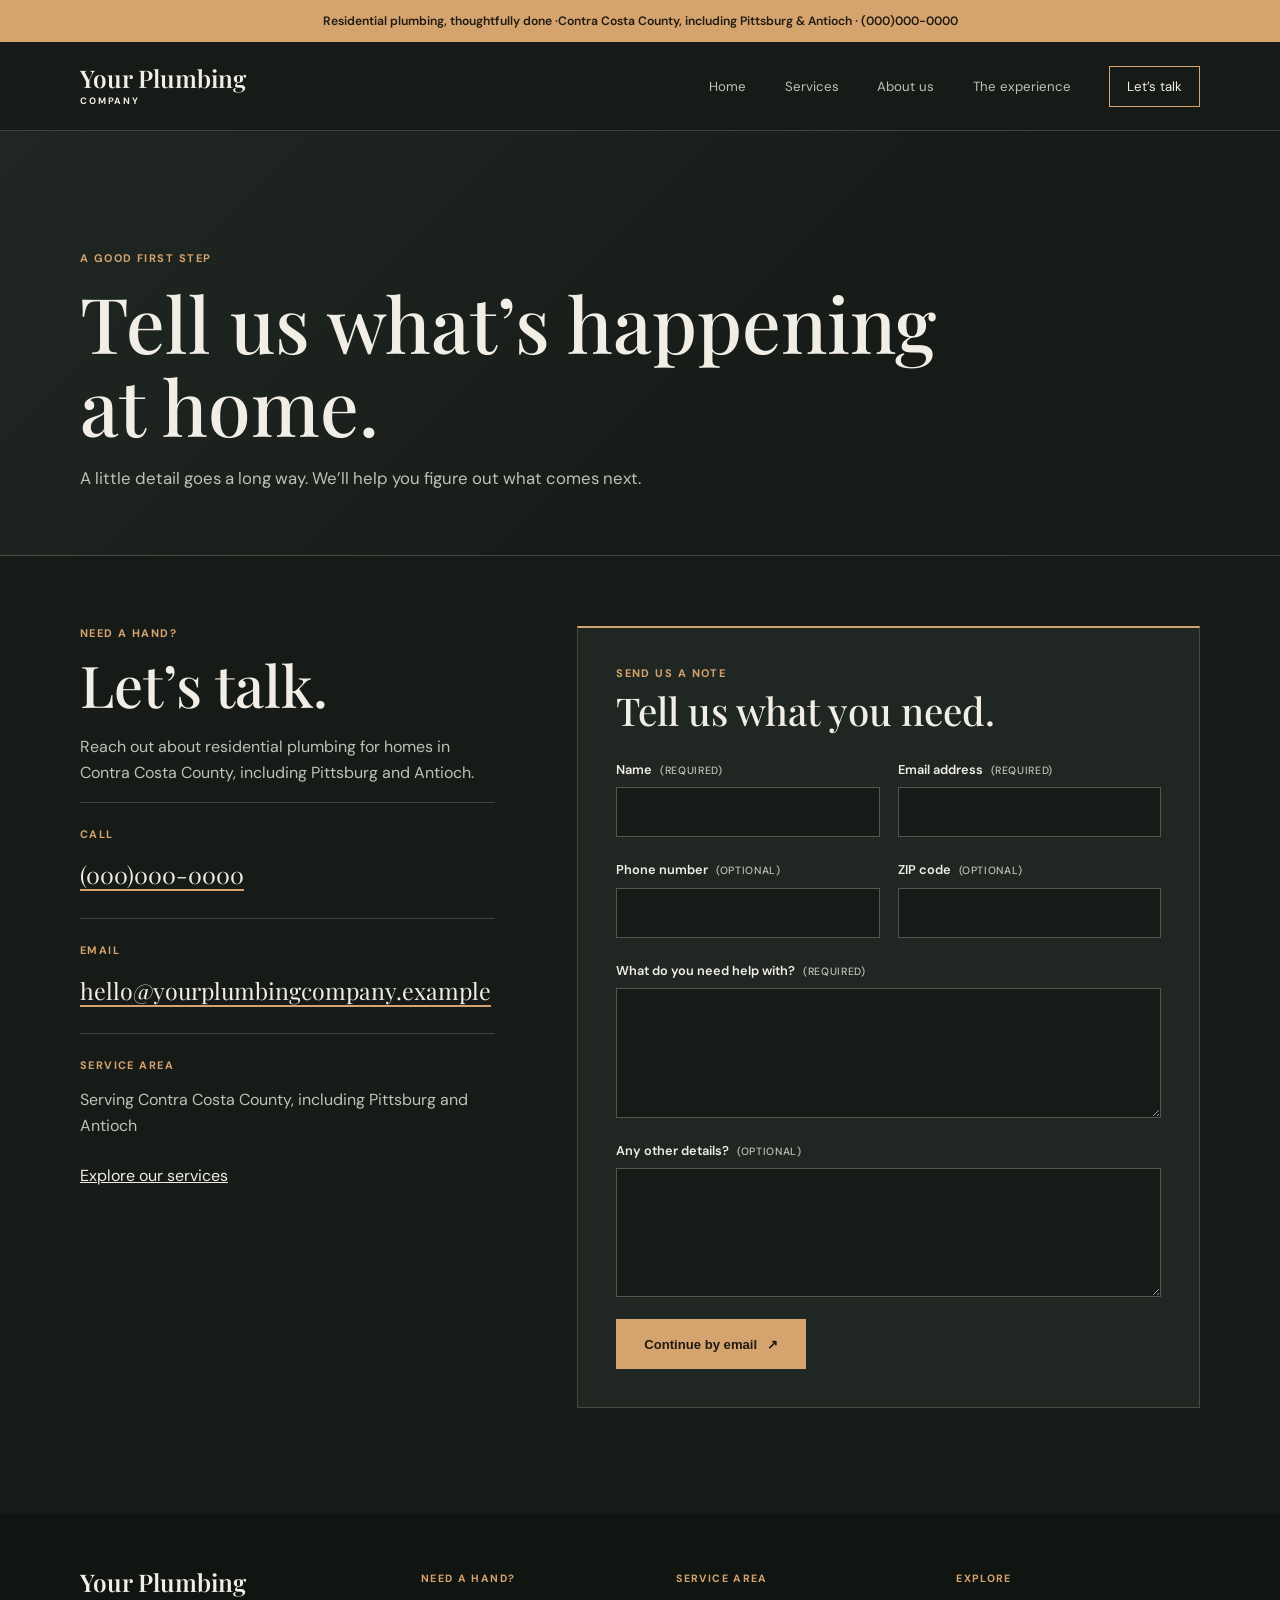
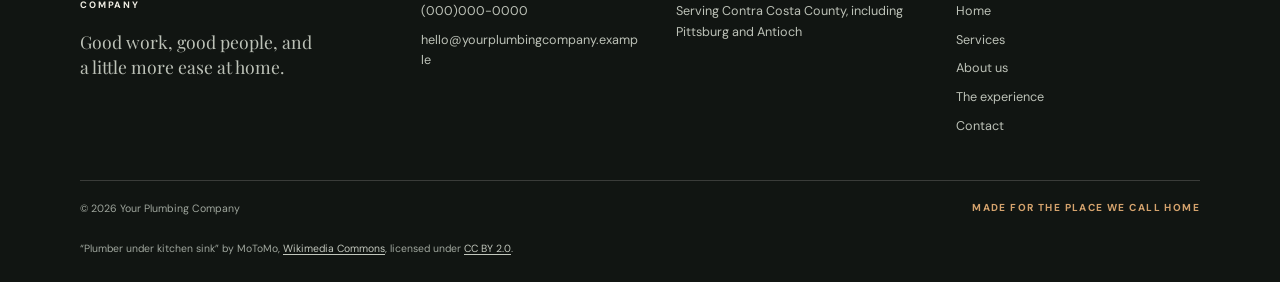
<file: contact.html>
<!doctype html>
<html lang="en">
<head>
  <meta charset="utf-8">
  <meta name="viewport" content="width=device-width, initial-scale=1">
  <meta name="theme-color" content="#171b18">
  <title>Contact | Your Plumbing Company</title>
  <meta name="description" content="Contact Your Plumbing Company about residential plumbing in Contra Costa County, including Pittsburg and Antioch.">
  <link rel="preconnect" href="https://fonts.googleapis.com">
  <link rel="preconnect" href="https://fonts.gstatic.com" crossorigin>
  <link href="https://fonts.googleapis.com/css2?family=DM+Sans:wght@400;500;600;700&family=Playfair+Display:wght@500;600;700&display=swap" rel="stylesheet">
  <link rel="stylesheet" href="interior.css">
</head>
<body>
  <a class="skip-link" href="#main">Skip to content</a>
  <div class="topline">Residential plumbing, thoughtfully done · <a href="tel:(000)000-0000">Contra Costa County, including Pittsburg &amp; Antioch · (000)000-0000</a></div>
  <header class="site-header"><div class="container nav-wrap">
    <a class="wordmark" href="index.html" aria-label="Your Plumbing Company, home"><strong>Your Plumbing</strong><span>COMPANY</span></a>
    <button class="menu-toggle" type="button" aria-expanded="false" aria-controls="primary-navigation" aria-label="Open navigation menu"><span class="menu-icon" aria-hidden="true"></span></button>
    <nav aria-label="Main navigation"><ul class="nav-links" id="primary-navigation">
      <li><a href="index.html">Home</a></li><li><a href="services.html">Services</a></li><li><a href="about.html">About us</a></li><li><a href="experience.html">The experience</a></li><li><a class="nav-cta" href="contact.html" aria-current="page">Let’s talk</a></li>
    </ul></nav>
  </div></header>
  <main id="main">
    <section class="page-intro"><div class="container">
      <p class="eyebrow">A GOOD FIRST STEP</p>
      <h1>Tell us what’s happening at home.</h1>
      <p class="lede">A little detail goes a long way. We’ll help you figure out what comes next.</p>
    </div></section>
    <section class="page-content"><div class="container contact-grid">
      <div class="feature-copy"><p class="eyebrow">NEED A HAND?</p><h2 class="content-heading">Let’s talk.</h2><p>Reach out about residential plumbing for homes in Contra Costa County, including Pittsburg and Antioch.</p>
        <div class="contact-block"><h2>CALL</h2><div class="contact-details"><a href="tel:(000)000-0000">(000)000-0000</a></div></div>
        <div class="contact-block"><h2>EMAIL</h2><div class="contact-details"><a href="mailto:hello@yourplumbingcompany.example">hello@yourplumbingcompany.example</a></div></div>
        <div class="contact-block"><h2>SERVICE AREA</h2><p>Serving Contra Costa County, including Pittsburg and Antioch</p></div>
        <a class="text-link" href="services.html">Explore our services</a>
      </div>
      <form class="contact-form" id="contact-form" aria-labelledby="form-title">
        <div class="form-heading"><p class="eyebrow">SEND US A NOTE</p><h2 class="content-heading" id="form-title">Tell us what you need.</h2></div>
        <div class="form-row">
          <div class="form-field"><label for="visitor-name">Name <span>(required)</span></label><input id="visitor-name" name="name" type="text" autocomplete="name" required></div>
          <div class="form-field"><label for="visitor-email">Email address <span>(required)</span></label><input id="visitor-email" name="email" type="email" autocomplete="email" required></div>
        </div>
        <div class="form-row">
          <div class="form-field"><label for="visitor-phone">Phone number <span>(optional)</span></label><input id="visitor-phone" name="phone" type="tel" autocomplete="tel"></div>
          <div class="form-field"><label for="visitor-zip">ZIP code <span>(optional)</span></label><input id="visitor-zip" name="zip" type="text" inputmode="numeric" autocomplete="postal-code"></div>
        </div>
        <div class="form-field"><label for="visitor-help">What do you need help with? <span>(required)</span></label><textarea id="visitor-help" name="help" rows="4" required></textarea></div>
        <div class="form-field"><label for="visitor-details">Any other details? <span>(optional)</span></label><textarea id="visitor-details" name="details" rows="4"></textarea></div>
        <button class="button" type="submit">Continue by email <span aria-hidden="true">↗</span></button>
      </form>
    </div></section>
  </main>
  <footer class="site-footer"><div class="container">
    <div class="footer-main">
      <div class="footer-brand"><a class="wordmark" href="index.html" aria-label="Your Plumbing Company, home"><strong>Your Plumbing</strong><span>COMPANY</span></a><p>Good work, good people, and a little more ease at home.</p></div>
      <div><h2 class="footer-heading">NEED A HAND?</h2><div class="footer-contact"><a href="tel:(000)000-0000">(000)000-0000</a><a href="mailto:hello@yourplumbingcompany.example">hello@yourplumbingcompany.example</a></div></div>
      <div><h2 class="footer-heading">SERVICE AREA</h2><div class="footer-contact"><span>Serving Contra Costa County, including Pittsburg and Antioch</span></div></div>
      <nav aria-label="Footer navigation"><h2 class="footer-heading">EXPLORE</h2><div class="footer-nav"><a href="index.html">Home</a><a href="services.html">Services</a><a href="about.html">About us</a><a href="experience.html">The experience</a><a href="contact.html">Contact</a></div></nav>
    </div>
    <div class="footer-bottom"><span>© <span class="current-year"></span> Your Plumbing Company</span><span class="footer-signoff">MADE FOR THE PLACE WE CALL HOME</span></div>
    <p class="photo-credit">“Plumber under kitchen sink” by MoToMo, <a href="https://commons.wikimedia.org/w/index.php?curid=142505641">Wikimedia Commons</a>, licensed under <a href="https://creativecommons.org/licenses/by/2.0/">CC BY 2.0</a>.</p>
  </div></footer>
  <script>
    const contactForm = document.querySelector('#contact-form');
    contactForm.addEventListener('submit', (event) => {
      event.preventDefault();
      const formData = new FormData(contactForm);
      const message = [
        ['Name', formData.get('name')],
        ['Email', formData.get('email')],
        ['Phone number', formData.get('phone')],
        ['ZIP code', formData.get('zip')],
        ['What do you need help with?', formData.get('help')],
        ['Any other details?', formData.get('details')]
      ].map(([label, value]) => `${label}: ${value}`).join('\n');
      const subject = encodeURIComponent('Plumbing inquiry');
      const body = encodeURIComponent(message);
      window.location.href = `mailto:hello@yourplumbingcompany.example?subject=${subject}&body=${body}`;
    });

    const menuButton = document.querySelector('.menu-toggle');
    const navigation = document.querySelector('#primary-navigation');
    menuButton.addEventListener('click', () => {
      const isExpanded = menuButton.getAttribute('aria-expanded') === 'true';
      menuButton.setAttribute('aria-expanded', String(!isExpanded));
      menuButton.setAttribute('aria-label', isExpanded ? 'Open navigation menu' : 'Close navigation menu');
      navigation.classList.toggle('is-open', !isExpanded);
    });
    navigation.addEventListener('click', (event) => {
      if (event.target.closest('a')) {
        menuButton.setAttribute('aria-expanded', 'false');
        menuButton.setAttribute('aria-label', 'Open navigation menu');
        navigation.classList.remove('is-open');
      }
    });
    document.querySelectorAll('.current-year').forEach((year) => { year.textContent = new Date().getFullYear(); });
  </script>
</body>
</html>
</file>
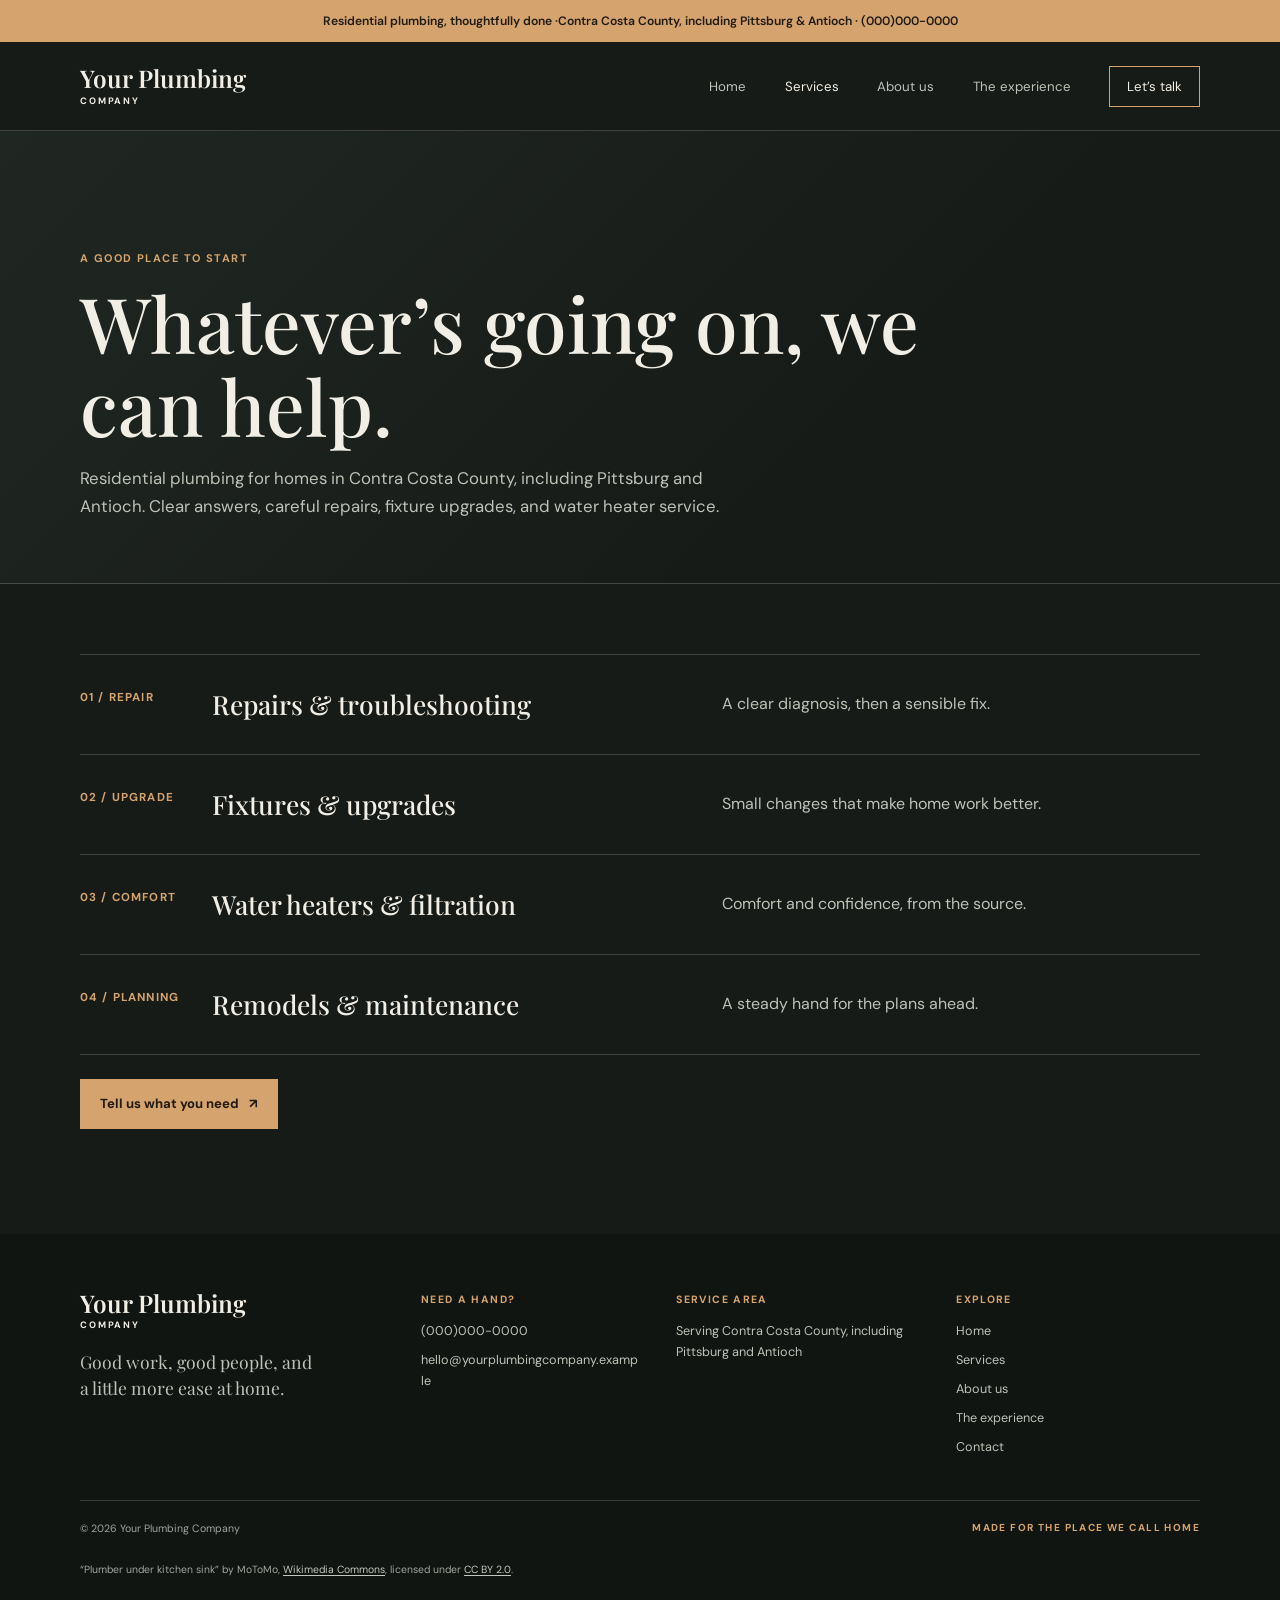
<file: services.html>
<!doctype html>
<html lang="en">
<head>
  <meta charset="utf-8">
  <meta name="viewport" content="width=device-width, initial-scale=1">
  <meta name="theme-color" content="#171b18">
  <title>Plumbing Services | Your Plumbing Company</title>
  <meta name="description" content="Residential plumbing repairs, fixture upgrades, water heaters and filtration, remodels, and maintenance in Contra Costa County.">
  <link rel="preconnect" href="https://fonts.googleapis.com">
  <link rel="preconnect" href="https://fonts.gstatic.com" crossorigin>
  <link href="https://fonts.googleapis.com/css2?family=DM+Sans:wght@400;500;600;700&family=Playfair+Display:wght@500;600;700&display=swap" rel="stylesheet">
  <link rel="stylesheet" href="interior.css">
</head>
<body>
  <a class="skip-link" href="#main">Skip to content</a>
  <div class="topline">Residential plumbing, thoughtfully done · <a href="tel:(000)000-0000">Contra Costa County, including Pittsburg &amp; Antioch · (000)000-0000</a></div>
  <header class="site-header">
    <div class="container nav-wrap">
      <a class="wordmark" href="index.html" aria-label="Your Plumbing Company, home"><strong>Your Plumbing</strong><span>COMPANY</span></a>
      <button class="menu-toggle" type="button" aria-expanded="false" aria-controls="primary-navigation" aria-label="Open navigation menu"><span class="menu-icon" aria-hidden="true"></span></button>
      <nav aria-label="Main navigation"><ul class="nav-links" id="primary-navigation">
        <li><a href="index.html">Home</a></li><li><a href="services.html" aria-current="page">Services</a></li><li><a href="about.html">About us</a></li><li><a href="experience.html">The experience</a></li><li><a class="nav-cta" href="contact.html">Let’s talk</a></li>
      </ul></nav>
    </div>
  </header>
  <main id="main">
    <section class="page-intro"><div class="container">
      <p class="eyebrow">A GOOD PLACE TO START</p>
      <h1>Whatever’s going on, we can help.</h1>
      <p class="lede">Residential plumbing for homes in Contra Costa County, including Pittsburg and Antioch. Clear answers, careful repairs, fixture upgrades, and water heater service.</p>
    </div></section>
    <section class="page-content"><div class="container service-list" aria-label="Residential plumbing services">
      <article class="service-row" id="repairs"><span class="service-index">01 / REPAIR</span><h2>Repairs &amp; troubleshooting</h2><p>A clear diagnosis, then a sensible fix.</p></article>
      <article class="service-row" id="fixtures"><span class="service-index">02 / UPGRADE</span><h2>Fixtures &amp; upgrades</h2><p>Small changes that make home work better.</p></article>
      <article class="service-row" id="water"><span class="service-index">03 / COMFORT</span><h2>Water heaters &amp; filtration</h2><p>Comfort and confidence, from the source.</p></article>
      <article class="service-row" id="projects"><span class="service-index">04 / PLANNING</span><h2>Remodels &amp; maintenance</h2><p>A steady hand for the plans ahead.</p></article>
    </div><div class="container"><a class="button" href="contact.html">Tell us what you need <span aria-hidden="true">↗</span></a></div></section>
  </main>
  <footer class="site-footer"><div class="container">
    <div class="footer-main">
      <div class="footer-brand"><a class="wordmark" href="index.html" aria-label="Your Plumbing Company, home"><strong>Your Plumbing</strong><span>COMPANY</span></a><p>Good work, good people, and a little more ease at home.</p></div>
      <div><h2 class="footer-heading">NEED A HAND?</h2><div class="footer-contact"><a href="tel:(000)000-0000">(000)000-0000</a><a href="mailto:hello@yourplumbingcompany.example">hello@yourplumbingcompany.example</a></div></div>
      <div><h2 class="footer-heading">SERVICE AREA</h2><div class="footer-contact"><span>Serving Contra Costa County, including Pittsburg and Antioch</span></div></div>
      <nav aria-label="Footer navigation"><h2 class="footer-heading">EXPLORE</h2><div class="footer-nav"><a href="index.html">Home</a><a href="services.html">Services</a><a href="about.html">About us</a><a href="experience.html">The experience</a><a href="contact.html">Contact</a></div></nav>
    </div>
    <div class="footer-bottom"><span>© <span class="current-year"></span> Your Plumbing Company</span><span class="footer-signoff">MADE FOR THE PLACE WE CALL HOME</span></div>
    <p class="photo-credit">“Plumber under kitchen sink” by MoToMo, <a href="https://commons.wikimedia.org/w/index.php?curid=142505641">Wikimedia Commons</a>, licensed under <a href="https://creativecommons.org/licenses/by/2.0/">CC BY 2.0</a>.</p>
  </div></footer>
  <script>
    const menuButton = document.querySelector('.menu-toggle');
    const navigation = document.querySelector('#primary-navigation');
    menuButton.addEventListener('click', () => {
      const isExpanded = menuButton.getAttribute('aria-expanded') === 'true';
      menuButton.setAttribute('aria-expanded', String(!isExpanded));
      menuButton.setAttribute('aria-label', isExpanded ? 'Open navigation menu' : 'Close navigation menu');
      navigation.classList.toggle('is-open', !isExpanded);
    });
    navigation.addEventListener('click', (event) => {
      if (event.target.closest('a')) {
        menuButton.setAttribute('aria-expanded', 'false');
        menuButton.setAttribute('aria-label', 'Open navigation menu');
        navigation.classList.remove('is-open');
      }
    });
    document.querySelectorAll('.current-year').forEach((year) => { year.textContent = new Date().getFullYear(); });
  </script>
</body>
</html>
</file>
<file: interior.css>
:root {
  color-scheme: dark;
  --ink: #171b18;
  --ink-soft: #202722;
  --paper: #f1eee5;
  --muted: #bdc2b8;
  --copper: #d5a36d;
  --line: rgba(241, 238, 229, .18);
  --serif: "Playfair Display", Georgia, serif;
  --sans: "DM Sans", "Trebuchet MS", sans-serif;
  --content: 1120px;
}

*, *::before, *::after { box-sizing: border-box; }
html { scroll-behavior: smooth; }
body { margin: 0; background: var(--ink); color: var(--paper); font: 16px/1.65 var(--sans); }
a { color: inherit; }
a:focus-visible, button:focus-visible { outline: 3px solid var(--copper); outline-offset: 4px; }
img { display: block; width: 100%; height: 100%; object-fit: cover; }
.skip-link { position: absolute; z-index: 20; top: 8px; left: 8px; padding: 10px 14px; transform: translateY(-150%); background: var(--paper); color: var(--ink); }
.skip-link:focus { transform: translateY(0); }
.container { width: min(var(--content), calc(100% - 64px)); margin-inline: auto; }
.topline { min-height: 42px; display: flex; align-items: center; justify-content: center; padding: 7px 20px; background: var(--copper); color: #201a14; text-align: center; font-size: .76rem; font-weight: 600; }
.topline a { text-decoration: none; }
.site-header { position: relative; z-index: 5; border-bottom: 1px solid var(--line); }
.nav-wrap { min-height: 88px; display: flex; align-items: center; justify-content: space-between; gap: 32px; }
.wordmark { display: inline-flex; flex-direction: column; text-decoration: none; line-height: 1; }
.wordmark strong { font-family: var(--serif); font-size: 1.52rem; font-weight: 600; }
.wordmark span { margin-top: 6px; font-size: .58rem; font-weight: 700; letter-spacing: .2em; }
.nav-links { display: flex; align-items: center; gap: clamp(20px, 3vw, 42px); margin: 0; padding: 0; list-style: none; }
.nav-links a { color: var(--muted); font-size: .83rem; text-decoration: none; }
.nav-links a:hover, .footer-nav a:hover { color: var(--copper); }
.nav-links a[aria-current="page"] { color: var(--paper); }
.nav-links .nav-cta { padding: 11px 17px; border: 1px solid var(--copper); color: var(--paper); }
.nav-links .nav-cta:hover { background: var(--copper); color: var(--ink); }
.menu-toggle { display: none; }
.page-intro { padding: clamp(68px, 10vw, 120px) 0 62px; border-bottom: 1px solid var(--line); background: linear-gradient(135deg, #202722, #171b18 65%); }
.eyebrow, .micro-label { margin: 0; color: var(--copper); font-size: .69rem; font-weight: 700; letter-spacing: .13em; line-height: 1.4; text-transform: uppercase; }
.page-intro h1, .content-heading { max-width: 900px; margin: 15px 0 18px; font: 500 clamp(2.8rem, 6vw, 5.3rem)/1.08 var(--serif); }
.page-intro .lede { max-width: 650px; margin: 0; color: var(--muted); font-size: 1.05rem; }
.page-content { padding: 70px 0 105px; }
.service-list { border-top: 1px solid var(--line); }
.service-row { display: grid; grid-template-columns: 100px 1fr 1fr; align-items: start; gap: 32px; padding: 33px 0; border-bottom: 1px solid var(--line); scroll-margin-top: 30px; }
.service-index { color: var(--copper); font-size: .72rem; font-weight: 700; letter-spacing: .1em; }
.service-row h2 { margin: 0; font: 500 1.65rem/1.25 var(--serif); }
.service-row p { margin: 3px 0 0; color: var(--muted); }
.feature-grid { display: grid; grid-template-columns: 1fr 1fr; align-items: center; gap: clamp(38px, 8vw, 100px); }
.feature-photo { min-height: 360px; aspect-ratio: 1.08; background: var(--ink-soft); }
.feature-copy { max-width: 530px; }
.content-heading { margin: 12px 0 18px; font-size: clamp(2.5rem, 4.5vw, 4rem); }
.feature-copy > p:not(.eyebrow) { color: var(--muted); }
.caption { margin: 12px 0 0; color: var(--muted); font-family: var(--serif); font-size: .95rem; }
.button { min-height: 50px; display: inline-flex; align-items: center; justify-content: center; gap: 10px; margin-top: 24px; padding: 12px 19px; border: 1px solid var(--copper); background: var(--copper); color: #201a14; font-size: .82rem; font-weight: 700; text-decoration: none; }
.button:hover { background: #e3ba91; border-color: #e3ba91; }
.contact-grid { display: grid; grid-template-columns: .8fr 1.2fr; align-items: start; gap: clamp(38px, 7vw, 82px); }
.contact-form { display: grid; gap: 22px; padding: clamp(24px, 4vw, 38px); border: 1px solid var(--line); border-top: 2px solid var(--copper); background: var(--ink-soft); }
.form-heading { padding-bottom: 5px; }
.form-heading .content-heading { margin: 9px 0 0; font-size: clamp(1.9rem, 3vw, 2.5rem); }
.form-row { display: grid; grid-template-columns: 1fr 1fr; gap: 18px; }
.form-field { display: grid; gap: 7px; }
.form-field label { color: var(--paper); font-size: .8rem; font-weight: 600; }
.form-field label span { margin-left: 5px; color: var(--muted); font-size: .66rem; font-weight: 500; letter-spacing: .06em; text-transform: uppercase; }
.form-field input, .form-field textarea { width: 100%; min-height: 48px; padding: 11px 13px; border: 1px solid rgba(241, 238, 229, .27); border-radius: 0; background: var(--ink); color: var(--paper); font: inherit; transition: border-color .18s ease, background .18s ease; }
.form-field input:hover, .form-field textarea:hover { border-color: rgba(241, 238, 229, .5); }
.form-field textarea { min-height: 110px; resize: vertical; }
#visitor-details { min-height: 88px; }
.form-field input:focus, .form-field textarea:focus { border-color: var(--copper); outline: 2px solid var(--copper); outline-offset: 2px; }
.contact-form .button { justify-self: start; min-width: 190px; margin-top: 0; cursor: pointer; }
.contact-block { padding: 23px 0; border-top: 1px solid var(--line); }
.contact-block h2 { margin: 0 0 12px; color: var(--copper); font-size: .68rem; letter-spacing: .13em; }
.contact-block p { margin: 0; color: var(--muted); }
.contact-details { display: flex; flex-direction: column; align-items: flex-start; gap: 10px; }
.contact-details a { color: var(--paper); font-family: var(--serif); font-size: 1.45rem; text-decoration-color: var(--copper); text-underline-offset: 5px; overflow-wrap: anywhere; }
.site-footer { padding: 57px 0 24px; background: #111512; }
.footer-main { display: grid; grid-template-columns: 1.25fr .9fr 1fr 1fr; gap: 36px; padding-bottom: 43px; }
.footer-brand .wordmark { margin-bottom: 19px; }
.footer-brand > p { max-width: 240px; margin: 0; color: var(--muted); font: 1.1rem/1.45 var(--serif); }
.footer-heading { margin: 0 0 13px; color: var(--copper); font-size: .66rem; font-weight: 700; letter-spacing: .13em; }
.footer-contact, .footer-nav { display: flex; flex-direction: column; align-items: flex-start; gap: 8px; }
.footer-contact a, .footer-contact span, .footer-nav a { color: var(--muted); font-size: .79rem; text-decoration: none; overflow-wrap: anywhere; }
.footer-contact a:hover, .footer-nav a:hover { color: var(--paper); }
.footer-bottom { display: flex; justify-content: space-between; gap: 24px; padding-top: 19px; border-top: 1px solid var(--line); color: #9fa69d; font-size: .66rem; }
.photo-credit { max-width: 700px; margin: 24px 0 0; color: #9fa69d; font-size: .65rem; line-height: 1.6; }
.photo-credit a { color: #c2c7bd; text-underline-offset: 2px; }
.footer-signoff { color: var(--copper); font-size: .63rem; font-weight: 700; letter-spacing: .14em; text-align: right; }

@media (max-width: 900px) {
  .container { width: min(100% - 48px, var(--content)); }
  .nav-wrap { min-height: 76px; }
  .nav-links { gap: 18px; }
  .nav-links a { font-size: .77rem; }
  .footer-main { grid-template-columns: 1.15fr 1fr 1fr; }
  .footer-brand { grid-row: span 2; }
}
@media (max-width: 640px) {
  .container { width: calc(100% - 40px); }
  .topline { min-height: 40px; font-size: .68rem; }
  .nav-wrap { min-height: 72px; }
  .wordmark strong { font-size: 1.35rem; }
  .menu-toggle { width: 44px; height: 44px; display: grid; place-items: center; padding: 0; border: 1px solid var(--line); background: transparent; color: var(--paper); cursor: pointer; }
  .menu-icon, .menu-icon::before, .menu-icon::after { width: 18px; height: 1px; display: block; background: currentColor; }
  .menu-icon { position: relative; }
  .menu-icon::before, .menu-icon::after { position: absolute; left: 0; content: ""; }
  .menu-icon::before { top: -6px; }
  .menu-icon::after { top: 6px; }
  .menu-toggle[aria-expanded="true"] .menu-icon { background: transparent; }
  .menu-toggle[aria-expanded="true"] .menu-icon::before { top: 0; transform: rotate(45deg); }
  .menu-toggle[aria-expanded="true"] .menu-icon::after { top: 0; transform: rotate(-45deg); }
  .nav-links { position: absolute; top: 100%; right: 0; left: 0; display: none; align-items: stretch; gap: 0; padding: 8px 20px 18px; border-bottom: 1px solid var(--line); background: var(--ink); }
  .nav-links.is-open { display: flex; flex-direction: column; }
  .nav-links li { border-top: 1px solid var(--line); }
  .nav-links a { display: block; padding: 12px 4px; font-size: .9rem; }
  .nav-links .nav-cta { margin-top: 10px; padding: 12px; border: 1px solid var(--copper); text-align: center; }
  .page-intro { padding: 65px 0 48px; }
  .page-intro h1 { font-size: clamp(2.7rem, 12vw, 4rem); }
  .page-content { padding: 48px 0 70px; }
  .service-row { grid-template-columns: 54px 1fr; gap: 12px 20px; padding: 25px 0; }
  .service-row p { grid-column: 2; }
  .feature-grid, .contact-grid { grid-template-columns: 1fr; gap: 35px; }
  .form-row { grid-template-columns: 1fr; gap: 19px; }
  .contact-form { gap: 19px; padding: 23px 20px; }
  .feature-photo { min-height: 0; aspect-ratio: 1.05; }
  .footer-main { grid-template-columns: 1fr 1fr; gap: 32px 20px; }
  .footer-brand { grid-column: 1 / -1; grid-row: auto; }
  .footer-bottom { flex-direction: column; gap: 8px; }
  .footer-signoff { text-align: left; }
}
@media (prefers-reduced-motion: reduce) {
  *, *::before, *::after { scroll-behavior: auto !important; transition-duration: .01ms !important; }
}
</file>
